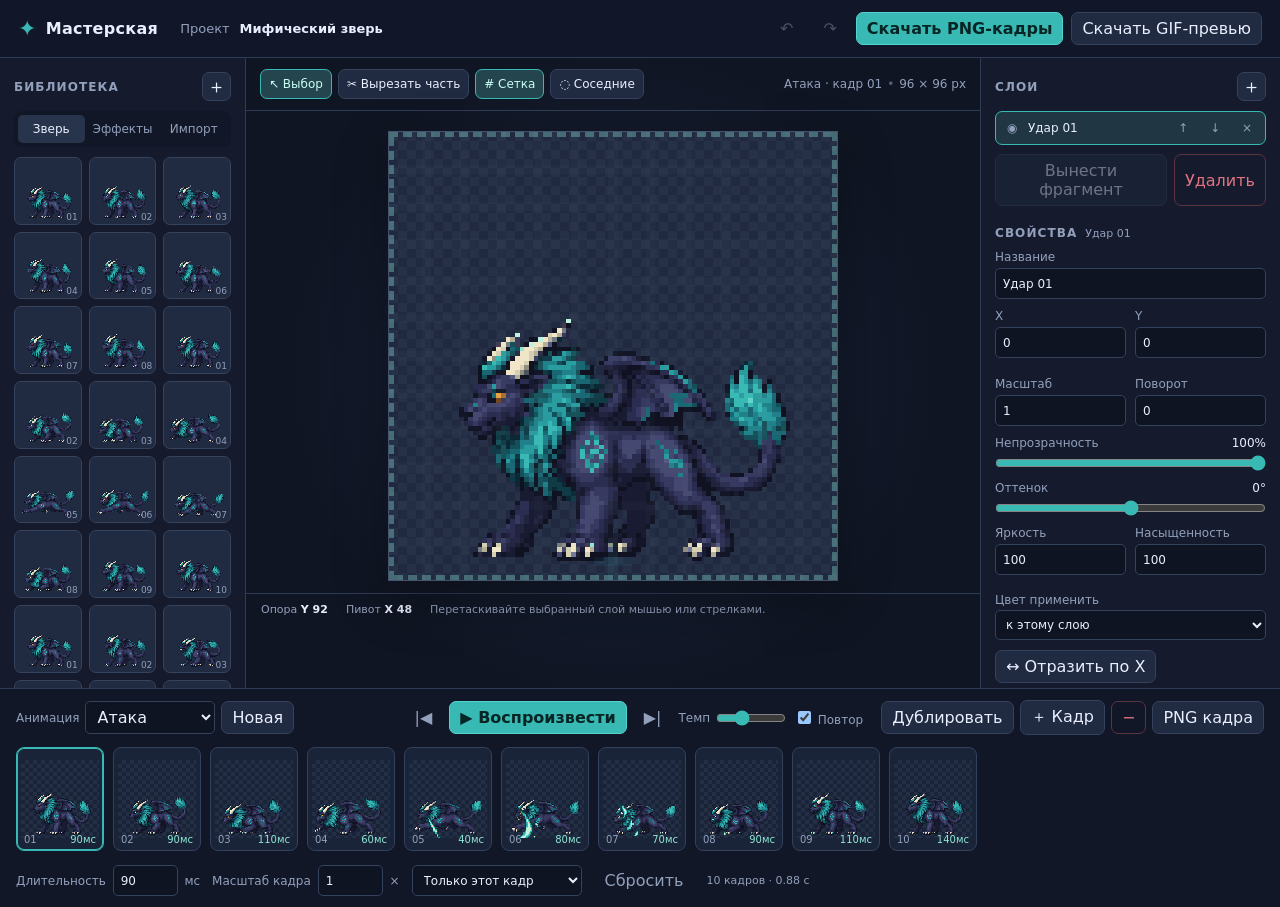
<file: workshop/index.html>
<!doctype html>
<html lang="ru">
  <head>
    <meta charset="UTF-8" />
    <meta name="viewport" content="width=device-width, initial-scale=1.0" />
    <meta name="theme-color" content="#121725" />
    <title>Мастерская спрайтов</title>
    <link rel="stylesheet" href="styles.css" />
  </head>
  <body>
    <header class="topbar">
      <div class="brand"><span class="brand-mark">✦</span><span>Мастерская</span></div>
      <label class="project-name">Проект <input id="project-name" value="Мифический зверь" aria-label="Название проекта" /></label>
      <div class="top-actions">
        <button id="undo" class="ghost" title="Отменить">↶</button>
        <button id="redo" class="ghost" title="Повторить">↷</button>
        <button id="export-frames" class="primary">Скачать PNG-кадры</button>
        <button id="export-gif" class="secondary">Скачать GIF-превью</button>
      </div>
    </header>

    <main class="layout">
      <aside class="sidebar library-panel">
        <section>
          <div class="section-title"><h2>Библиотека</h2><button id="import-image" class="icon-button" title="Импорт PNG">＋</button><input id="file-input" type="file" accept="image/png,image/webp,image/gif" hidden /></div>
          <div id="library-tabs" class="tabs" role="tablist" aria-label="Категории библиотеки">
            <button data-library="character" class="tab is-active" role="tab" aria-selected="true">Зверь</button>
            <button data-library="effects" class="tab" role="tab" aria-selected="false">Эффекты</button>
            <button data-library="custom" class="tab" role="tab" aria-selected="false">Импорт</button>
          </div>
          <div id="asset-grid" class="asset-grid" aria-label="Доступные спрайты"></div>
          <p class="hint">Щёлкните по элементу, чтобы добавить его в текущий кадр.</p>
        </section>

        <section class="palette-section">
          <div class="section-title"><h2>Цвета слоя</h2><button id="add-palette-color" class="icon-button" title="Добавить цвет в палитру">＋</button></div>
          <button id="eyedropper-tool" class="secondary palette-button">⌖ Пипетка</button>
          <div class="picked-color"><span id="picked-swatch" class="picked-swatch"></span><span id="picked-color">Выберите цвет на спрайте</span></div>
          <label class="color-row">Новый цвет <input id="palette-color" type="color" value="#39b9b4" /></label>
          <label class="compact-label">Заменить <select id="recolor-mode"><option value="exact">все пиксели цвета</option><option value="connected">только связный участок</option></select></label>
          <label class="compact-label">Где <select id="recolor-scope"><option value="layer">в этом слое</option><option value="animation">слой № на всех кадрах</option></select></label>
          <button id="apply-recolor" class="primary palette-button" disabled>Заменить цвет</button>
          <button id="clear-recolors" class="ghost palette-button" disabled>Сбросить замены слоя</button>
          <div id="recolor-list" class="recolor-list" aria-label="Активные замены цветов"></div>
          <p class="hint">Пипеткой возьмите тень, базовый цвет и блик по очереди — так сохраняется объём без грязной тонировки.</p>
          <div id="palette" class="palette" aria-label="Цвета для замены"></div>
        </section>
      </aside>

      <section class="workspace" aria-label="Сцена редактирования">
        <div class="workspace-toolbar">
          <div class="mode-tools" role="group" aria-label="Инструменты">
            <button id="select-tool" class="tool is-active" data-tool="select">↖ Выбор</button>
            <button id="crop-tool" class="tool" data-tool="crop">✂ Вырезать часть</button>
            <button id="grid-toggle" class="tool is-active" aria-pressed="true"># Сетка</button>
            <button id="onion-toggle" class="tool" aria-pressed="false" title="Показать предыдущий и следующий кадры">◌ Соседние</button>
          </div>
          <div class="stage-info"><span id="frame-label">Атака · кадр 01</span><span class="dot">•</span><span>96 × 96 px</span></div>
        </div>

        <div id="canvas-wrap" class="canvas-wrap checker" aria-label="Рабочая область, 96 на 96 пикселей">
          <canvas id="stage" width="96" height="96"></canvas>
          <canvas id="overlay" width="96" height="96" aria-label="Инструменты выделения"></canvas>
        </div>
        <div class="canvas-notes">
          <span>Опора <b>Y 92</b></span><span>Пивот <b>X 48</b></span><span id="tool-hint">Перетаскивайте выбранный слой мышью или стрелками.</span>
        </div>
      </section>

      <aside class="sidebar inspector-panel">
        <section>
          <div class="section-title"><h2>Слои</h2><button id="add-empty-layer" class="icon-button" title="Добавить пустой слой">＋</button></div>
          <div id="layer-list" class="layer-list" aria-label="Слои текущего кадра"></div>
          <div class="layer-actions">
            <button id="cut-part" class="secondary" disabled>Вынести фрагмент</button>
            <button id="delete-layer" class="danger" disabled>Удалить</button>
          </div>
        </section>

        <section id="inspector" class="inspector" aria-label="Свойства выбранного слоя">
          <div class="section-title"><h2>Свойства</h2><span id="selected-name" class="muted">Ничего не выбрано</span></div>
          <label>Название <input id="layer-name" data-prop="name" type="text" disabled /></label>
          <div class="form-grid">
            <label>X <input id="pos-x" data-prop="x" type="number" min="-96" max="96" step="1" disabled /></label>
            <label>Y <input id="pos-y" data-prop="y" type="number" min="-96" max="96" step="1" disabled /></label>
            <label>Масштаб <input id="scale" data-prop="scale" type="number" min="0.25" max="3" step="0.05" disabled /></label>
            <label>Поворот <input id="rotation" data-prop="rotation" type="number" min="-180" max="180" step="1" disabled /></label>
          </div>
          <label>Непрозрачность <span id="opacity-value" class="value">100%</span><input id="opacity" data-prop="opacity" type="range" min="0" max="100" step="1" disabled /></label>
          <label>Оттенок <span id="hue-value" class="value">0°</span><input id="hue" data-prop="hue" type="range" min="-180" max="180" step="1" disabled /></label>
          <div class="form-grid">
            <label>Яркость <input id="brightness" data-prop="brightness" type="number" min="30" max="200" step="1" disabled /></label>
            <label>Насыщенность <input id="saturation" data-prop="saturation" type="number" min="0" max="250" step="1" disabled /></label>
          </div>
          <label class="color-scope-label">Цвет применить
            <select id="color-scope" disabled>
              <option value="layer">к этому слою</option>
              <option value="animation">к слою № во всех кадрах</option>
            </select>
          </label>
          <button id="flip-x" class="secondary" disabled>↔ Отразить по X</button>
        </section>
      </aside>
    </main>

    <section class="timeline" aria-label="Шкала анимации">
      <div class="timeline-head">
        <div class="animation-picker">
          <label for="animation-select">Анимация</label>
          <select id="animation-select">
            <option value="idle">Покой</option>
            <option value="attack" selected>Атака</option>
            <option value="hurt">Получение урона</option>
            <option value="death">Смерть</option>
          </select>
          <button id="new-animation" class="secondary">Новая</button>
        </div>
        <div class="playback">
          <button id="previous-frame" class="ghost" title="Предыдущий кадр">|◀</button>
          <button id="play" class="primary">▶ Воспроизвести</button>
          <button id="next-frame" class="ghost" title="Следующий кадр">▶|</button>
          <label>Темп <input id="speed" type="range" min="0.5" max="2" step="0.1" value="1" /></label>
          <label class="loop-label"><input id="loop" type="checkbox" checked /> Повтор</label>
        </div>
        <div class="timeline-actions">
          <button id="duplicate-frame" class="secondary">Дублировать</button>
          <button id="add-frame" class="secondary">＋ Кадр</button>
          <button id="remove-frame" class="danger">−</button>
          <button id="export-png" class="secondary">PNG кадра</button>
        </div>
      </div>
      <div id="frames" class="frames" aria-label="Кадры анимации"></div>
      <div class="timeline-foot">
        <label>Длительность <input id="frame-duration" type="number" min="20" max="2000" step="10" value="90" /> мс</label>
        <label>Масштаб кадра <input id="frame-scale" type="number" min="0.25" max="3" step="0.05" value="1" /> ×</label>
        <select id="frame-scale-scope" aria-label="Куда применить масштаб кадра">
          <option value="current">Только этот кадр</option>
          <option value="animation">Все кадры анимации</option>
        </select>
        <button id="reset-frame-scale" class="ghost" title="Сбросить масштаб кадра">Сбросить</button>
        <span id="timeline-summary" class="muted"></span>
      </div>
    </section>

    <div id="toast" class="toast" role="status" aria-live="polite"></div>
    <script src="app.js"></script>
  </body>
</html>
</file>
<file: workshop/styles.css>
:root {
  color-scheme: dark;
  --ink: #0d1120;
  --panel: #151b2d;
  --panel-2: #1c2439;
  --line: #303b55;
  --text: #e9efff;
  --muted: #92a0bc;
  --accent: #39b9b4;
  --accent-2: #8ee7d6;
  --danger: #e17483;
  --shadow: rgba(0, 0, 0, .32);
  font-family: Inter, ui-sans-serif, system-ui, -apple-system, BlinkMacSystemFont, "Segoe UI", sans-serif;
}
* { box-sizing: border-box; }
body { margin: 0; min-width: 320px; background: var(--ink); color: var(--text); }
button, input, select { font: inherit; }
button { color: inherit; cursor: pointer; }
button:disabled, input:disabled { cursor: not-allowed; opacity: .42; }
.topbar { height: 58px; display: flex; align-items: center; gap: 22px; padding: 0 18px; border-bottom: 1px solid var(--line); background: #111728; }
.brand { display: flex; align-items: center; gap: 9px; font-weight: 700; letter-spacing: .02em; white-space: nowrap; }
.brand-mark { color: var(--accent); font-size: 22px; }
.project-name { display: flex; align-items: center; gap: 8px; color: var(--muted); font-size: 13px; }
.project-name input { width: 180px; background: transparent; border: 0; color: var(--text); font-weight: 600; outline: 0; }
.top-actions { margin-left: auto; display: flex; gap: 8px; }
button { border: 1px solid transparent; border-radius: 7px; min-height: 32px; padding: 6px 10px; transition: background .14s ease, border-color .14s ease, transform .14s ease; }
button:hover:not(:disabled) { transform: translateY(-1px); }
.primary { background: var(--accent); color: #062524; border-color: #54d4ce; font-weight: 700; }
.primary:hover:not(:disabled) { background: var(--accent-2); }
.secondary, .tool { background: #202a40; border-color: #35425e; }
.secondary:hover:not(:disabled), .tool:hover:not(:disabled) { background: #29354d; border-color: #52617d; }
.ghost { background: transparent; border-color: transparent; color: var(--muted); }
.ghost:hover:not(:disabled) { background: #202a40; color: var(--text); }
.danger { background: transparent; color: var(--danger); border-color: #5c3341; }
.danger:hover:not(:disabled) { background: #3a202b; }
.layout { display: grid; grid-template-columns: minmax(186px, 246px) minmax(360px, 1fr) minmax(245px, 300px); height: max(520px, calc(100vh - 270px)); }
.sidebar { min-height: 0; background: var(--panel); padding: 14px; overflow: auto; }
.library-panel { border-right: 1px solid var(--line); }
.inspector-panel { border-left: 1px solid var(--line); }
section + section { margin-top: 20px; }
.section-title { display: flex; align-items: center; gap: 8px; margin-bottom: 10px; }
h2 { margin: 0; font-size: 12px; text-transform: uppercase; letter-spacing: .09em; color: var(--muted); font-weight: 700; }
.section-title .icon-button { margin-left: auto; }
.icon-button { width: 29px; min-width: 29px; height: 29px; min-height: 29px; padding: 0; background: #202a40; border-color: #35425e; font-size: 19px; line-height: 1; }
.tabs { display: grid; grid-template-columns: repeat(3, 1fr); gap: 4px; background: #111727; padding: 4px; border-radius: 8px; margin-bottom: 10px; }
.tab { min-height: 28px; padding: 4px; background: transparent; color: var(--muted); border: 0; border-radius: 5px; font-size: 12px; }
.tab.is-active { background: #28344b; color: var(--text); }
.asset-grid { display: grid; grid-template-columns: repeat(auto-fill, minmax(54px, 1fr)); gap: 7px; }
.asset { aspect-ratio: 1; min-width: 0; padding: 3px; background: #202a40; border-color: #36435d; display: grid; place-items: center; position: relative; }
.asset:hover { border-color: var(--accent); background: #26364a; }
.asset img { width: 100%; height: 100%; object-fit: contain; image-rendering: pixelated; }
.asset small { position: absolute; right: 3px; bottom: 2px; font-size: 9px; color: var(--muted); }
.hint { margin: 9px 0 0; font-size: 11px; line-height: 1.4; color: var(--muted); }
.palette { display: flex; flex-wrap: wrap; gap: 5px; }
.swatch { width: 22px; height: 22px; min-width: 22px; padding: 0; border-radius: 5px; border-color: rgba(255,255,255,.25); }
.swatch:hover { outline: 2px solid var(--accent); outline-offset: 1px; }
.color-row { display: flex; align-items: center; justify-content: space-between; margin-top: 10px; color: var(--muted); font-size: 12px; }
input[type="color"] { width: 32px; height: 26px; padding: 0; background: transparent; border: 0; }
.palette-button { width: 100%; margin-top: 8px; font-size: 12px; }
.picked-color { display: flex; align-items: center; gap: 8px; min-height: 30px; margin-top: 8px; color: var(--muted); font-size: 11px; }
.picked-swatch { width: 23px; height: 23px; flex: 0 0 23px; background: repeating-conic-gradient(#25304a 0 25%, #1a2338 0 50%) 50% / 8px 8px; border: 1px solid #46536c; border-radius: 5px; }
.compact-label { display: block; margin-top: 8px; color: var(--muted); font-size: 11px; }
.compact-label select { display: block; width: 100%; min-height: 30px; margin-top: 3px; padding: 4px 6px; color: var(--text); background: #0e1422; border: 1px solid #35425e; border-radius: 5px; }
.color-scope-label { display: block; margin-top: 8px; color: var(--muted); font-size: 11px; }
.color-scope-label select { display: block; width: 100%; min-height: 30px; margin-top: 3px; padding: 4px 6px; color: var(--text); background: #0e1422; border: 1px solid #35425e; border-radius: 5px; }
.recolor-list { display: flex; flex-direction: column; gap: 4px; margin-top: 8px; }
.recolor-chip { display: grid; grid-template-columns: 18px 12px 18px 1fr 24px; align-items: center; gap: 5px; min-height: 27px; padding: 3px 4px; background: #1a2438; border: 1px solid #34415c; border-radius: 5px; color: var(--muted); font-size: 10px; }
.recolor-chip .color-dot { width: 18px; height: 18px; border: 1px solid rgba(255,255,255,.35); border-radius: 3px; }
.recolor-chip button { min-height: 22px; padding: 0; color: var(--danger); background: transparent; border: 0; }
.workspace { min-width: 0; min-height: 0; display: flex; flex-direction: column; overflow: auto; background: radial-gradient(circle at center, #18243a, #101523 68%); }
.workspace-toolbar { min-height: 53px; display: flex; align-items: center; gap: 14px; padding: 9px 14px; border-bottom: 1px solid var(--line); }
.mode-tools { display: flex; gap: 6px; flex-wrap: wrap; }
.tool { min-height: 30px; padding: 4px 8px; font-size: 12px; }
.tool.is-active { background: #24454e; border-color: var(--accent); color: #c6fff4; }
.stage-info { margin-left: auto; color: var(--muted); font-size: 12px; white-space: nowrap; }
.dot { color: #53617d; padding: 0 5px; }
.canvas-wrap { width: min(50vh, 460px, calc(100% - 32px)); aspect-ratio: 1; margin: 20px auto 12px; position: relative; border: 1px solid #46536c; box-shadow: 0 18px 50px var(--shadow); }
.checker { background-color: #263047; background-image: linear-gradient(45deg, #202940 25%, transparent 25%), linear-gradient(-45deg, #202940 25%, transparent 25%), linear-gradient(45deg, transparent 75%, #202940 75%), linear-gradient(-45deg, transparent 75%, #202940 75%); background-size: 18px 18px; background-position: 0 0, 0 9px, 9px -9px, -9px 0; }
.canvas-wrap.ink { background: #101827; background-image: none; }
.canvas-wrap.white { background: #dfe7ef; background-image: none; }
canvas { display: block; width: 100%; height: 100%; image-rendering: pixelated; }
#overlay { position: absolute; inset: 0; cursor: grab; touch-action: none; }
#overlay:active { cursor: grabbing; }
.canvas-notes { min-height: 35px; padding: 9px 15px; display: flex; gap: 18px; flex-wrap: wrap; font-size: 11px; color: var(--muted); border-top: 1px solid var(--line); }
.canvas-notes b { color: var(--text); }
.layer-list { display: flex; flex-direction: column; gap: 5px; max-height: 225px; overflow: auto; }
.layer-item { display: grid; grid-template-columns: 24px 1fr 28px 28px 28px; gap: 4px; align-items: center; padding: 4px; background: #1b2438; border: 1px solid transparent; border-radius: 7px; }
.layer-item.is-selected { border-color: var(--accent); background: #203743; }
.layer-item button { min-height: 24px; padding: 0; font-size: 12px; background: transparent; border: 0; }
.layer-item .visibility { color: var(--muted); }
.layer-item .layer-name { text-align: left; overflow: hidden; text-overflow: ellipsis; white-space: nowrap; }
.layer-item .small-action { color: var(--muted); }
.layer-actions { display: grid; grid-template-columns: 1fr auto; gap: 7px; margin-top: 9px; }
.inspector label { display: block; margin-bottom: 10px; color: var(--muted); font-size: 12px; }
.inspector input[type="text"], .inspector input[type="number"], select, .timeline-foot input { display: block; width: 100%; margin-top: 4px; min-height: 31px; padding: 5px 7px; color: var(--text); background: #0e1422; border: 1px solid #35425e; border-radius: 5px; outline-color: var(--accent); }
.form-grid { display: grid; grid-template-columns: 1fr 1fr; gap: 9px; }
.inspector input[type="range"] { display: block; width: 100%; margin: 5px 0 0; accent-color: var(--accent); }
.value { float: right; color: var(--text); }
.muted { color: var(--muted); font-size: 11px; text-transform: none; letter-spacing: normal; font-weight: 400; }
.timeline { min-height: 212px; padding: 11px 16px 10px; background: #111727; border-top: 1px solid var(--line); }
.timeline-head { display: flex; align-items: center; gap: 12px; min-width: 0; }
.animation-picker, .playback, .timeline-actions { display: flex; align-items: center; gap: 6px; }
.animation-picker label, .playback label, .timeline-foot label { font-size: 12px; color: var(--muted); }
.animation-picker select { display: inline-block; width: 130px; margin: 0; }
.playback { margin-left: auto; }
.playback button { min-height: 30px; }
.playback input[type="range"] { width: 70px; vertical-align: middle; accent-color: var(--accent); }
.loop-label { white-space: nowrap; }
.timeline-actions { margin-left: 6px; }
.frames { display: flex; gap: 9px; margin: 12px 0 9px; min-height: 106px; overflow-x: auto; padding-bottom: 4px; }
.frame { flex: 0 0 88px; height: 104px; padding: 4px; position: relative; background: #1a2438; border: 1px solid #34415c; border-radius: 8px; }
.frame:hover { border-color: #627293; }
.frame.is-selected { border-color: var(--accent); box-shadow: 0 0 0 1px var(--accent) inset; }
.frame canvas { width: 78px; height: 78px; background-image: linear-gradient(45deg, #242e45 25%, transparent 25%), linear-gradient(-45deg, #242e45 25%, transparent 25%), linear-gradient(45deg, transparent 75%, #242e45 75%), linear-gradient(-45deg, transparent 75%, #242e45 75%); background-size: 8px 8px; background-position: 0 0, 0 4px, 4px -4px, -4px 0; }
.frame .frame-number { position: absolute; left: 7px; bottom: 5px; font-size: 10px; color: var(--muted); }
.frame .frame-time { position: absolute; right: 7px; bottom: 5px; font-size: 10px; color: var(--accent-2); }
.timeline-foot { display: flex; align-items: center; gap: 12px; flex-wrap: wrap; }
.timeline-foot input { display: inline-block; width: 65px; margin: 0 3px; }
.timeline-foot select { display: inline-block; width: auto; min-height: 31px; margin: 0; padding: 4px 7px; font-size: 12px; }
.toast { position: fixed; left: 50%; bottom: 230px; transform: translate(-50%, 15px); padding: 8px 12px; color: #effffb; background: #193d43; border: 1px solid var(--accent); border-radius: 7px; font-size: 13px; opacity: 0; pointer-events: none; transition: opacity .18s, transform .18s; }
.toast.is-visible { opacity: 1; transform: translate(-50%, 0); }
@media (max-width: 1060px) { .layout { grid-template-columns: minmax(150px, 190px) minmax(330px, 1fr) minmax(205px, 240px); } .inspector-panel { grid-column: auto; border-left: 1px solid var(--line); border-top: 0; display: block; } .timeline-head { flex-wrap: wrap; } .playback { margin-left: 0; } }
@media (max-width: 720px) { .topbar { height: auto; min-height: 58px; flex-wrap: wrap; padding: 8px 12px; gap: 9px; } .project-name { order: 3; width: 100%; } .project-name input { flex: 1; } .top-actions { margin-left: auto; } .top-actions .secondary, .top-actions .ghost { display: none; } .layout { height: auto; grid-template-columns: 1fr; } .library-panel { border-right: 0; border-bottom: 1px solid var(--line); } .library-panel section { margin-top: 0; } .asset-grid { grid-template-columns: repeat(10, 1fr); } .palette-section { display: none; } .workspace { min-height: 510px; overflow: visible; } .canvas-wrap { width: min(calc(100% - 22px), 480px); } .inspector-panel { grid-template-columns: 1fr; } .timeline { padding: 10px; } .timeline-head { align-items: flex-start; } .playback { order: 3; width: 100%; } .timeline-actions { margin-left: 0; flex-wrap: wrap; } .toast { bottom: 18px; } }
</file>
